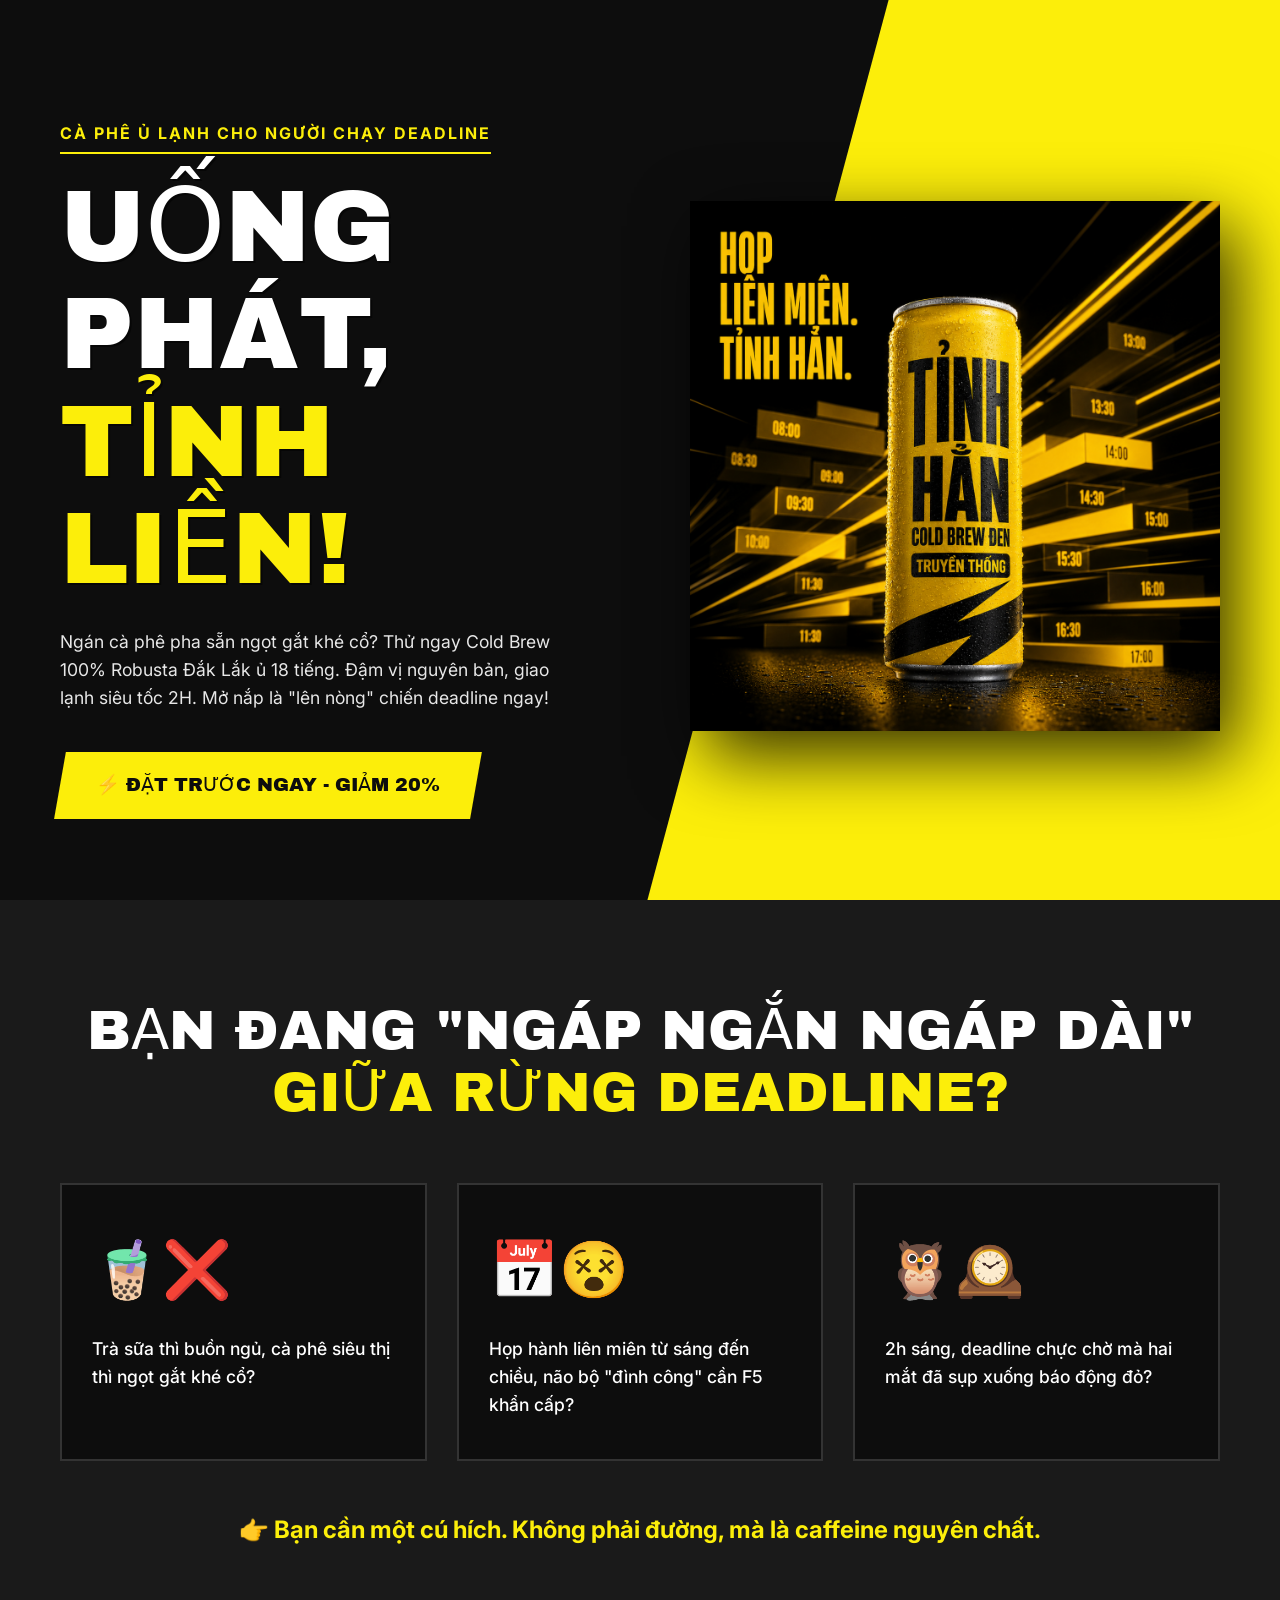
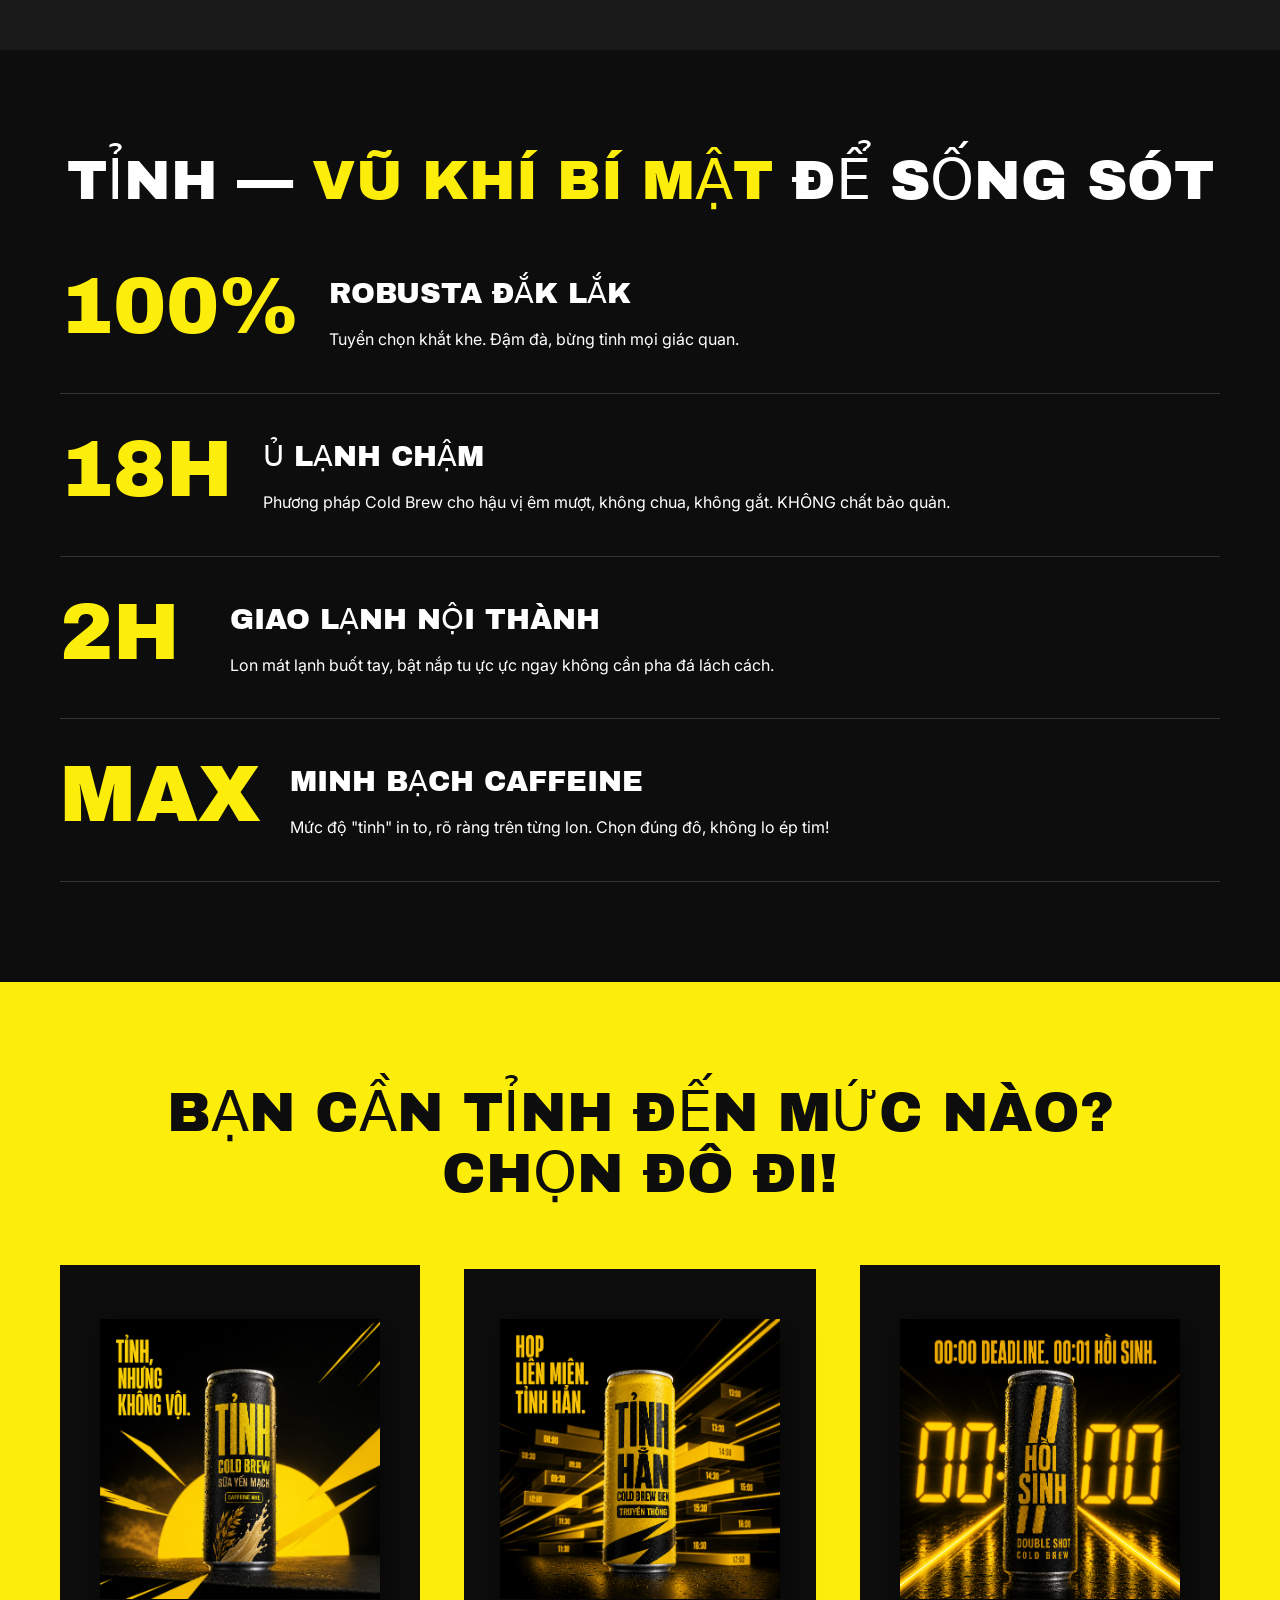
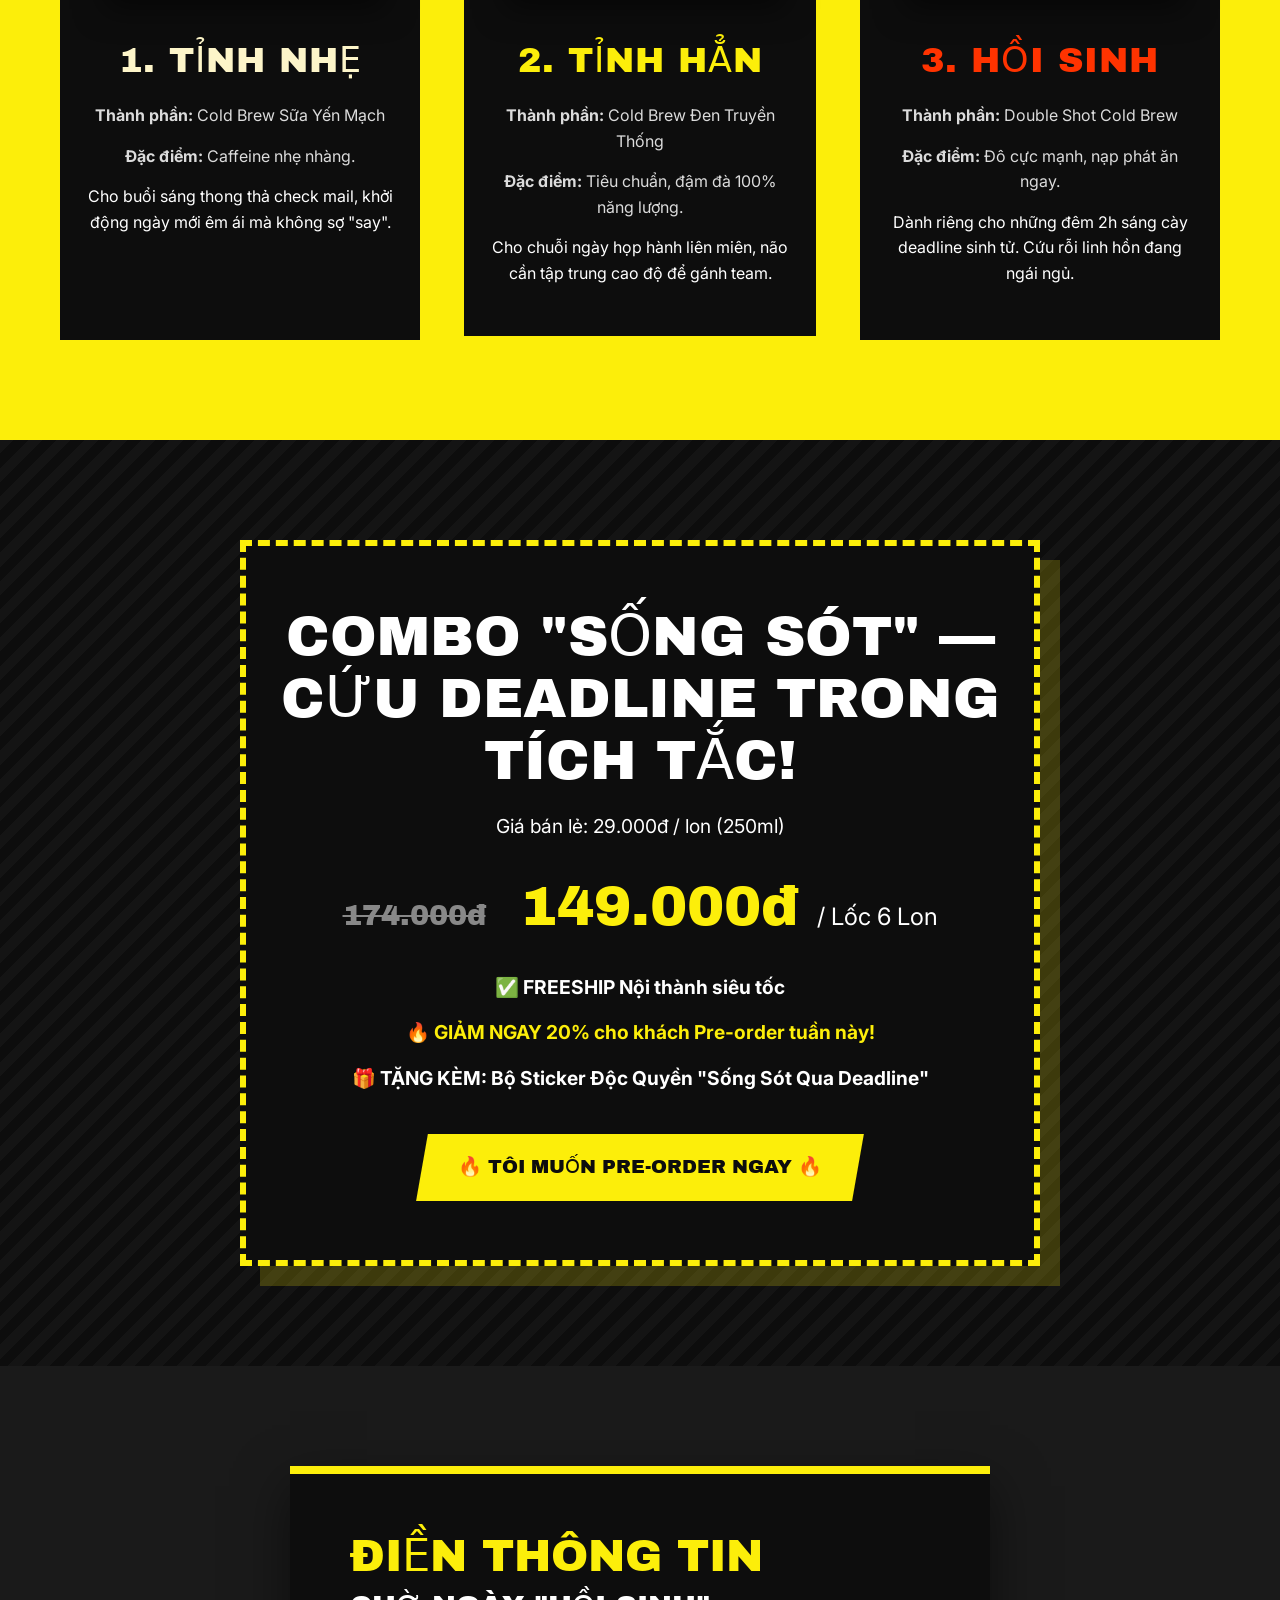
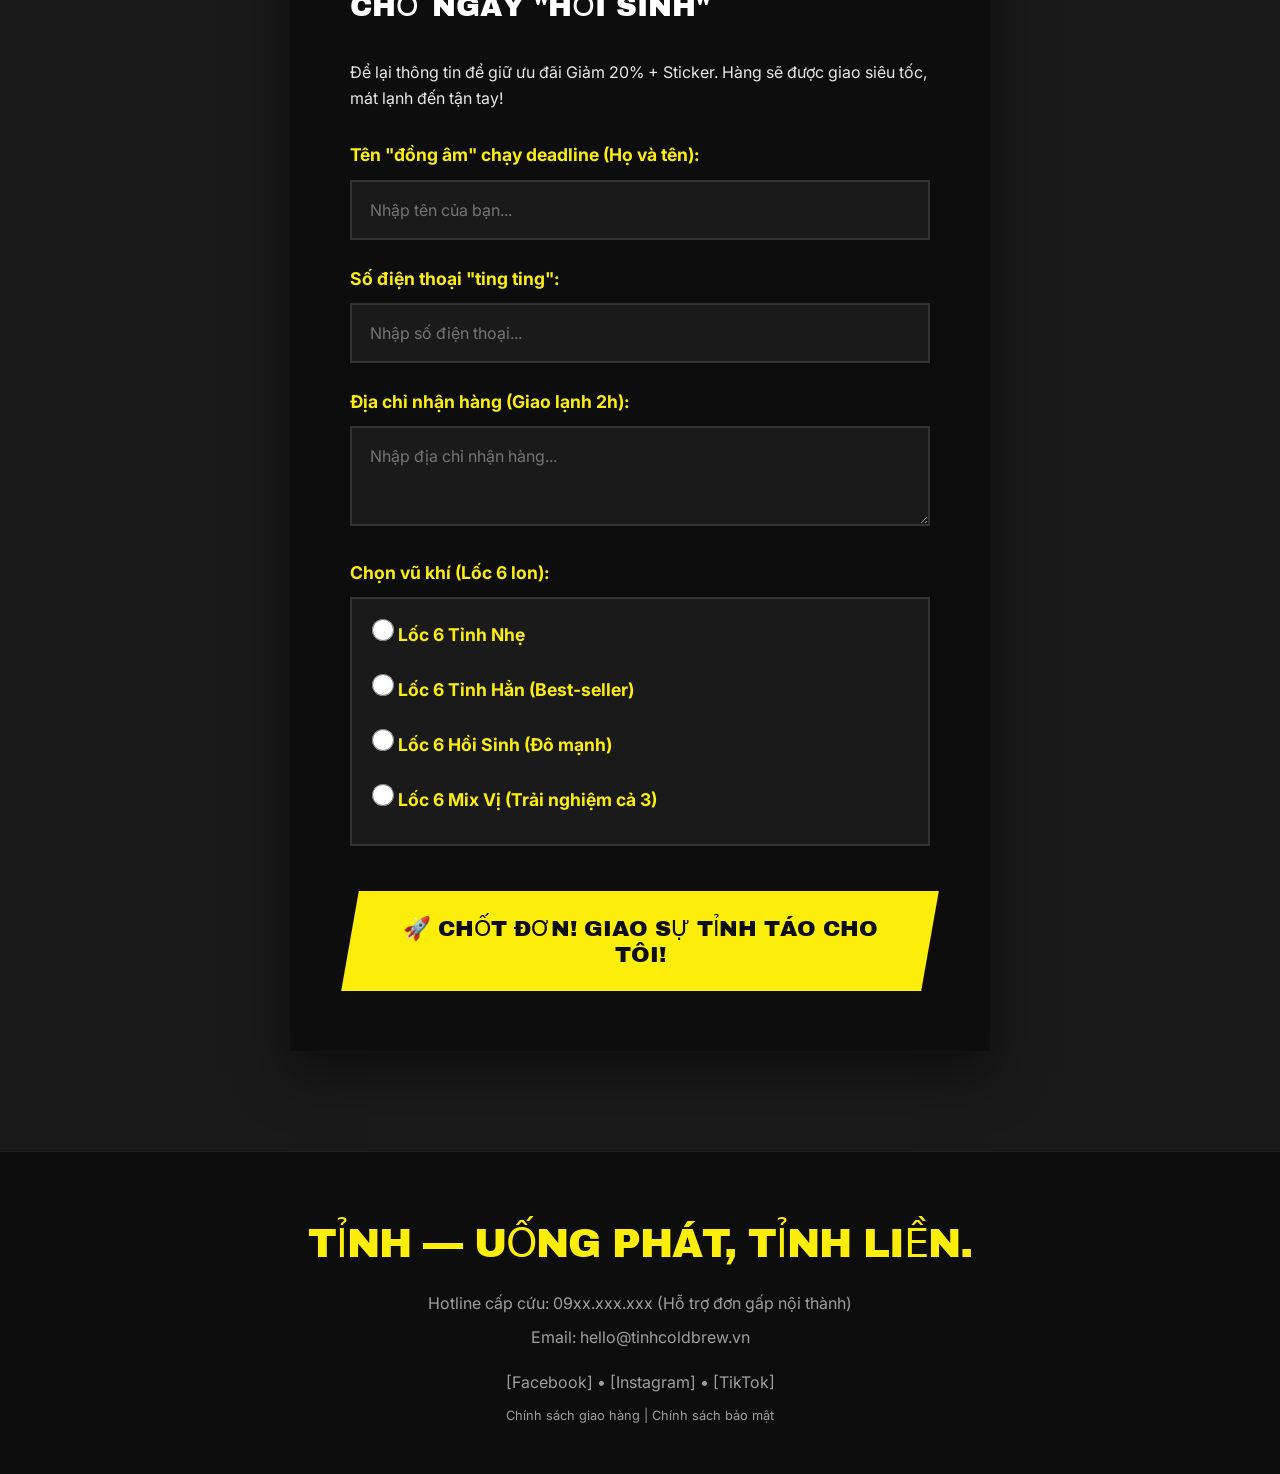
<file: index.html>
<!DOCTYPE html>
<html lang="vi">

<head>
    <meta charset="UTF-8">
    <meta name="viewport" content="width=device-width, initial-scale=1.0">
    <title>TỈNH — Cà phê ủ lạnh cho người chạy deadline</title>
    <meta name="description"
        content="TỈNH - Cà phê lon ủ lạnh (cold brew) đậm vị nguyên bản, giao lạnh siêu tốc 2H. Uống phát, tỉnh liền!">

    <!-- Google Fonts -->
    <link rel="preconnect" href="https://fonts.googleapis.com">
    <link rel="preconnect" href="https://fonts.gstatic.com" crossorigin>
    <!-- Use Archivo Black cho typography nặng, ấn tượng, và Inter cho nội dung đọc -->
    <link href="https://fonts.googleapis.com/css2?family=Archivo+Black&family=Inter:wght@400;500;700&display=swap"
        rel="stylesheet">

    <style>
        /* Vanilla CSS - Brutalist/Modern Yellow & Black */
        :root {
            --bg-color: #0d0d0d;
            --text-main: #ffffff;
            --primary-yellow: #fcee0a;
            /* Electric yellow */
            --dark-gray: #1a1a1a;
            --font-heavy: 'Archivo Black', sans-serif;
            --font-body: 'Inter', sans-serif;
        }

        * {
            margin: 0;
            padding: 0;
            box-sizing: border-box;
        }

        html {
            scroll-behavior: smooth;
        }

        body {
            background-color: var(--bg-color);
            color: var(--text-main);
            font-family: var(--font-body);
            overflow-x: hidden;
            line-height: 1.6;
        }

        /* Utility classes */
        .text-yellow {
            color: var(--primary-yellow);
        }

        .bg-yellow {
            background-color: var(--primary-yellow);
            color: var(--bg-color);
        }

        .uppercase {
            text-transform: uppercase;
        }

        .heavy-font {
            font-family: var(--font-heavy);
            font-weight: 400;
        }

        .container {
            width: 100%;
            max-width: 1200px;
            margin: 0 auto;
            padding: 0 20px;
        }

        /* Buttons */
        .cta-button {
            display: inline-block;
            background-color: var(--primary-yellow);
            color: var(--bg-color);
            font-family: var(--font-heavy);
            font-size: 1.2rem;
            text-transform: uppercase;
            padding: 18px 36px;
            text-decoration: none;
            border: none;
            cursor: pointer;
            transition: all 0.3s ease;
            transform: skew(-10deg);
            position: relative;
            z-index: 1;
        }

        .cta-button span {
            display: inline-block;
            transform: skew(10deg);
            /* Counter skew để chữ thẳng */
        }

        .cta-button:hover {
            background-color: #fff;
            box-shadow: 5px 5px 0px var(--primary-yellow);
            transform: skew(-10deg) translateY(-2px);
        }

        /* Section 1: HERO */
        .hero {
            position: relative;
            min-height: 100vh;
            display: flex;
            align-items: center;
            overflow: hidden;
            padding: 100px 0 60px;
        }

        .hero::before {
            content: '';
            position: absolute;
            top: 0;
            right: -20%;
            width: 60%;
            height: 100%;
            background: var(--primary-yellow);
            transform: skew(-15deg);
            z-index: 0;
        }

        .hero-content {
            position: relative;
            z-index: 2;
            display: flex;
            flex-wrap: wrap;
            align-items: center;
            justify-content: space-between;
        }

        .hero-text {
            flex: 1 1 500px;
            padding-right: 40px;
        }

        .kicker {
            font-size: 1rem;
            font-weight: 700;
            letter-spacing: 2px;
            margin-bottom: 20px;
            display: inline-block;
            border-bottom: 2px solid var(--primary-yellow);
            padding-bottom: 5px;
        }

        .hero-title {
            font-size: clamp(3.5rem, 8vw, 6.5rem);
            line-height: 1.05;
            margin-bottom: 24px;
            text-transform: uppercase;
            text-shadow: 2px 2px 0px rgba(0, 0, 0, 0.5);
        }

        .hero-desc {
            font-size: 1.1rem;
            margin-bottom: 40px;
            max-width: 500px;
            opacity: 0.9;
        }

        .hero-img-container {
            flex: 1 1 400px;
            text-align: center;
            position: relative;
        }

        .hero-img-container img {
            max-width: 100%;
            height: auto;
            max-height: 80vh;
            position: relative;
            z-index: 2;
            filter: drop-shadow(15px 25px 35px rgba(0, 0, 0, 0.8));
            animation: float 4s ease-in-out infinite;
        }

        @keyframes float {
            0% {
                transform: translateY(0px) rotate(0deg);
            }

            50% {
                transform: translateY(-15px) rotate(2deg);
            }

            100% {
                transform: translateY(0px) rotate(0deg);
            }
        }

        /* Mobile Hero Fixes */
        @media (max-width: 900px) {
            .hero::before {
                right: -50%;
                width: 150%;
                height: 60%;
                top: auto;
                bottom: -10%;
                transform: skewY(-10deg);
            }

            .hero-text {
                padding-right: 0;
                margin-bottom: 40px;
            }

            .hero-title {
                font-size: 3.5rem;
            }
        }

        /* Section 2: Pain Point */
        .pain-points {
            padding: 100px 0;
            background-color: var(--dark-gray);
        }

        .section-title {
            font-size: clamp(2rem, 5vw, 3.5rem);
            text-align: center;
            margin-bottom: 60px;
            line-height: 1.1;
        }

        .pain-grid {
            display: grid;
            grid-template-columns: repeat(auto-fit, minmax(280px, 1fr));
            gap: 30px;
        }

        .pain-card {
            background: var(--bg-color);
            padding: 40px 30px;
            border: 2px solid #333;
            transition: transform 0.3s, border-color 0.3s;
        }

        .pain-card:hover {
            transform: translateY(-10px);
            border-color: var(--primary-yellow);
        }

        .pain-icon {
            font-size: 3.5rem;
            margin-bottom: 20px;
        }

        .pain-text {
            font-size: 1.1rem;
            font-weight: 500;
        }

        .pain-conclusion {
            text-align: center;
            margin-top: 50px;
            font-size: 1.5rem;
            font-weight: 700;
        }

        /* Section 3: USPs */
        .usps {
            padding: 100px 0;
            background: var(--bg-color);
            overflow: hidden;
        }

        .usp-list {
            display: flex;
            flex-direction: column;
            gap: 40px;
        }

        .usp-item {
            display: flex;
            align-items: flex-start;
            gap: 30px;
            border-bottom: 1px solid #333;
            padding-bottom: 40px;
        }

        .usp-number {
            font-size: 5rem;
            color: var(--primary-yellow);
            line-height: 0.9;
            min-width: 140px;
        }

        .usp-content h3 {
            font-size: 1.8rem;
            margin-bottom: 10px;
        }

        @media (max-width: 600px) {
            .usp-item {
                flex-direction: column;
                gap: 10px;
            }

            .usp-number {
                font-size: 4rem;
            }
        }

        /* Section 4: Variants */
        .variants {
            padding: 100px 0;
            background-color: var(--primary-yellow);
            color: var(--bg-color);
        }

        .variant-grid {
            display: grid;
            grid-template-columns: repeat(auto-fit, minmax(300px, 1fr));
            gap: 40px;
            margin-top: 60px;
        }

        .variant-card {
            background: var(--bg-color);
            color: var(--text-main);
            padding: 50px 20px;
            text-align: center;
            position: relative;
            border: 4px solid var(--bg-color);
            transition: border-color 0.3s;
        }

        .variant-card:hover {
            border-color: #fff;
        }

        .variant-card img {
            height: 280px;
            object-fit: contain;
            margin-bottom: 25px;
            transition: transform 0.4s ease;
            filter: drop-shadow(5px 10px 15px rgba(0, 0, 0, 0.5));
        }

        .variant-card:hover img {
            transform: scale(1.1) rotate(5deg);
        }

        .variant-name {
            font-size: 2.2rem;
            margin-bottom: 15px;
            color: var(--primary-yellow);
            letter-spacing: 1px;
        }

        .v-nhẹ {
            color: #fdf5c9;
        }

        .v-hẳn {
            color: var(--primary-yellow);
        }

        .v-sinh {
            color: #ff3300;
        }

        .variant-desc {
            font-size: 1rem;
            opacity: 0.85;
            margin-bottom: 15px;
        }

        /* Section 5: Offer */
        .offer {
            padding: 100px 0;
            text-align: center;
            background: repeating-linear-gradient(-45deg,
                    #0d0d0d,
                    #0d0d0d 10px,
                    #141414 10px,
                    #141414 20px);
        }

        .offer-box {
            border: 6px dashed var(--primary-yellow);
            background-color: var(--bg-color);
            padding: 60px 30px;
            max-width: 800px;
            margin: 0 auto;
            position: relative;
            box-shadow: 20px 20px 0px rgba(252, 238, 10, 0.2);
        }

        .offer-price {
            font-size: 3.5rem;
            margin: 20px 0;
        }

        .offer-price strike {
            font-size: 1.8rem;
            color: #888;
            margin-right: 15px;
        }

        .offer-list {
            list-style: none;
            font-size: 1.2rem;
            margin-bottom: 40px;
        }

        .offer-list li {
            margin-bottom: 15px;
            font-weight: bold;
        }

        /* Section 6: Form */
        .form-section {
            padding: 100px 0;
            background-color: var(--dark-gray);
        }

        .form-container {
            max-width: 700px;
            margin: 0 auto;
            background: var(--bg-color);
            padding: 60px;
            border-top: 8px solid var(--primary-yellow);
            box-shadow: 0 20px 50px rgba(0, 0, 0, 0.5);
        }

        .form-group {
            margin-bottom: 25px;
        }

        .form-group label {
            display: block;
            margin-bottom: 10px;
            font-weight: bold;
            color: var(--primary-yellow);
            font-size: 1.1rem;
        }

        .form-control {
            width: 100%;
            padding: 18px;
            background: #1a1a1a;
            border: 2px solid #333;
            color: #fff;
            font-size: 1rem;
            font-family: var(--font-body);
            transition: border-color 0.3s;
        }

        .form-control:focus {
            outline: none;
            border-color: var(--primary-yellow);
            background: #222;
        }

        .radio-group {
            display: flex;
            flex-direction: column;
            gap: 15px;
            background: #1a1a1a;
            padding: 20px;
            border: 2px solid #333;
        }

        .radio-label {
            display: flex;
            align-items: center;
            gap: 12px;
            cursor: pointer;
            font-size: 1.1rem;
        }

        .radio-label input {
            width: 22px;
            height: 22px;
            accent-color: var(--primary-yellow);
        }

        .submit-btn {
            width: 100%;
            margin-top: 20px;
            text-align: center;
            font-size: 1.4rem;
            padding: 24px;
        }

        @media (max-width: 600px) {
            .form-container {
                padding: 40px 20px;
            }
        }

        /* Footer */
        footer {
            padding: 60px 0 40px;
            text-align: center;
            border-top: 1px solid #222;
        }

        .footer-logo {
            font-size: 2.5rem;
            color: var(--primary-yellow);
            margin-bottom: 15px;
            letter-spacing: -1px;
        }

        .footer-info {
            opacity: 0.6;
            font-size: 1rem;
            margin-bottom: 8px;
        }
    </style>
</head>

<body>

    <!-- SECTION 1: HERO -->
    <section class="hero">
        <div class="container hero-content">
            <div class="hero-text">
                <span class="kicker text-yellow uppercase">Cà phê ủ lạnh cho người chạy deadline</span>
                <h1 class="hero-title heavy-font">UỐNG PHÁT,<br><span class="text-yellow">TỈNH LIỀN!</span></h1>
                <p class="hero-desc">Ngán cà phê pha sẵn ngọt gắt khé cổ? Thử ngay Cold Brew 100% Robusta Đắk Lắk ủ 18
                    tiếng. Đậm vị nguyên bản, giao lạnh siêu tốc 2H. Mở nắp là "lên nòng" chiến deadline ngay!</p>
                <a href="#order-form" class="cta-button"><span>⚡ Đặt Trước Ngay - Giảm 20%</span></a>
            </div>
            <div class="hero-img-container">
                <img src="./Asset/lon-tinh-han.png" alt="Lon Tỉnh Hẳn">
            </div>
        </div>
    </section>

    <!-- SECTION 2: PAIN POINT -->
    <section class="pain-points">
        <div class="container">
            <h2 class="section-title heavy-font uppercase">BẠN ĐANG "NGÁP NGẮN NGÁP DÀI"<br><span
                    class="text-yellow">GIỮA RỪNG DEADLINE?</span></h2>
            <div class="pain-grid">
                <div class="pain-card">
                    <div class="pain-icon">🧋❌</div>
                    <p class="pain-text">Trà sữa thì buồn ngủ, cà phê siêu thị thì ngọt gắt khé cổ?</p>
                </div>
                <div class="pain-card">
                    <div class="pain-icon">📅😵</div>
                    <p class="pain-text">Họp hành liên miên từ sáng đến chiều, não bộ "đình công" cần F5 khẩn cấp?</p>
                </div>
                <div class="pain-card">
                    <div class="pain-icon">🦉🕰️</div>
                    <p class="pain-text">2h sáng, deadline chực chờ mà hai mắt đã sụp xuống báo động đỏ?</p>
                </div>
            </div>
            <p class="pain-conclusion text-yellow">👉 Bạn cần một cú hích. Không phải đường, mà là caffeine nguyên chất.
            </p>
        </div>
    </section>

    <!-- SECTION 3: USPs -->
    <section class="usps">
        <div class="container">
            <h2 class="section-title heavy-font uppercase">TỈNH — <span class="text-yellow">Vũ khí bí mật</span> để sống
                sót</h2>
            <div class="usp-list">
                <div class="usp-item">
                    <div class="usp-number heavy-font">100%</div>
                    <div class="usp-content">
                        <h3 class="heavy-font uppercase">Robusta Đắk Lắk</h3>
                        <p>Tuyển chọn khắt khe. Đậm đà, bừng tỉnh mọi giác quan.</p>
                    </div>
                </div>
                <div class="usp-item">
                    <div class="usp-number heavy-font">18H</div>
                    <div class="usp-content">
                        <h3 class="heavy-font uppercase">Ủ Lạnh Chậm</h3>
                        <p>Phương pháp Cold Brew cho hậu vị êm mượt, không chua, không gắt. KHÔNG chất bảo quản.</p>
                    </div>
                </div>
                <div class="usp-item">
                    <div class="usp-number heavy-font">2H</div>
                    <div class="usp-content">
                        <h3 class="heavy-font uppercase">Giao Lạnh Nội Thành</h3>
                        <p>Lon mát lạnh buốt tay, bật nắp tu ực ực ngay không cần pha đá lách cách.</p>
                    </div>
                </div>
                <div class="usp-item">
                    <div class="usp-number heavy-font">MAX</div>
                    <div class="usp-content">
                        <h3 class="heavy-font uppercase">Minh Bạch Caffeine</h3>
                        <p>Mức độ "tỉnh" in to, rõ ràng trên từng lon. Chọn đúng đô, không lo ép tim!</p>
                    </div>
                </div>
            </div>
        </div>
    </section>

    <!-- SECTION 4: VARIANTS -->
    <section class="variants">
        <div class="container">
            <h2 class="section-title heavy-font uppercase" style="color: var(--bg-color);">BẠN CẦN TỈNH ĐẾN MỨC
                NÀO?<br>CHỌN ĐÔ ĐI!</h2>
            <div class="variant-grid">
                <div class="variant-card">
                    <img src="./Asset/lon-tinh-nhe.png" alt="Tỉnh Nhẹ">
                    <h3 class="variant-name heavy-font uppercase v-nhẹ">1. Tỉnh Nhẹ</h3>
                    <p class="variant-desc"><strong>Thành phần:</strong> Cold Brew Sữa Yến Mạch</p>
                    <p class="variant-desc"><strong>Đặc điểm:</strong> Caffeine nhẹ nhàng.</p>
                    <p>Cho buổi sáng thong thả check mail, khởi động ngày mới êm ái mà không sợ "say".</p>
                </div>
                <div class="variant-card" style="border: 4px solid var(--primary-yellow);">
                    <img src="./Asset/lon-tinh-han.png" alt="Tỉnh Hẳn">
                    <h3 class="variant-name heavy-font uppercase v-hẳn">2. Tỉnh Hẳn</h3>
                    <p class="variant-desc"><strong>Thành phần:</strong> Cold Brew Đen Truyền Thống</p>
                    <p class="variant-desc"><strong>Đặc điểm:</strong> Tiêu chuẩn, đậm đà 100% năng lượng.</p>
                    <p>Cho chuỗi ngày họp hành liên miên, não cần tập trung cao độ để gánh team.</p>
                </div>
                <div class="variant-card">
                    <img src="./Asset/lon-hoi-sinh.png" alt="Hồi Sinh">
                    <h3 class="variant-name heavy-font uppercase v-sinh">3. Hồi Sinh</h3>
                    <p class="variant-desc"><strong>Thành phần:</strong> Double Shot Cold Brew</p>
                    <p class="variant-desc"><strong>Đặc điểm:</strong> Đô cực mạnh, nạp phát ăn ngay.</p>
                    <p>Dành riêng cho những đêm 2h sáng cày deadline sinh tử. Cứu rỗi linh hồn đang ngái ngủ.</p>
                </div>
            </div>
        </div>
    </section>

    <!-- SECTION 5: OFFER -->
    <section class="offer">
        <div class="container">
            <div class="offer-box">
                <h2 class="section-title heavy-font uppercase" style="margin-bottom: 20px;">COMBO "SỐNG SÓT" — CỨU
                    DEADLINE TRONG TÍCH TẮC!</h2>
                <p style="font-size: 1.2rem;">Giá bán lẻ: 29.000đ / lon (250ml)</p>

                <div class="offer-price heavy-font text-yellow">
                    <strike>174.000đ</strike> 149.000đ <span
                        style="font-size:1.5rem; font-family:var(--font-body); color:#fff; font-weight:normal;">/ Lốc 6
                        Lon</span>
                </div>

                <ul class="offer-list">
                    <li>✅ FREESHIP Nội thành siêu tốc</li>
                    <li class="text-yellow">🔥 GIẢM NGAY 20% cho khách Pre-order tuần này!</li>
                    <li>🎁 TẶNG KÈM: Bộ Sticker Độc Quyền "Sống Sót Qua Deadline"</li>
                </ul>

                <a href="#order-form" class="cta-button"><span>🔥 TÔI MUỐN PRE-ORDER NGAY 🔥</span></a>
            </div>
        </div>
    </section>

    <!-- SECTION 6: FORM -->
    <section class="form-section" id="order-form">
        <div class="container">
            <div class="form-container">
                <h2 class="heavy-font uppercase"
                    style="font-size: 2.8rem; margin-bottom: 5px; color: var(--primary-yellow); line-height: 1;">ĐIỀN
                    THÔNG TIN</h2>
                <h3 class="heavy-font uppercase" style="font-size: 1.8rem; margin-bottom: 30px; color: #fff;">CHỜ NGÀY
                    "HỒI SINH"</h3>
                <p style="margin-bottom: 30px; opacity: 0.9;">Để lại thông tin để giữ ưu đãi Giảm 20% + Sticker. Hàng sẽ
                    được giao siêu tốc, mát lạnh đến tận tay!</p>

                <form id="orderForm">
                    <div class="form-group">
                        <label>Tên "đồng âm" chạy deadline (Họ và tên):</label>
                        <input type="text" name="HoTen" class="form-control" required placeholder="Nhập tên của bạn...">
                    </div>
                    <div class="form-group">
                        <label>Số điện thoại "ting ting":</label>
                        <input type="tel" name="SoDienThoai" class="form-control" required
                            placeholder="Nhập số điện thoại...">
                    </div>
                    <div class="form-group">
                        <label>Địa chỉ nhận hàng (Giao lạnh 2h):</label>
                        <textarea name="DiaChi" class="form-control" rows="3" required
                            placeholder="Nhập địa chỉ nhận hàng..."></textarea>
                    </div>
                    <div class="form-group">
                        <label>Chọn vũ khí (Lốc 6 lon):</label>
                        <div class="radio-group">
                            <label class="radio-label">
                                <input type="radio" name="Combo" value="Tỉnh Nhẹ" required> Lốc 6 Tỉnh Nhẹ
                            </label>
                            <label class="radio-label">
                                <input type="radio" name="Combo" value="Tỉnh Hẳn"> Lốc 6 Tỉnh Hẳn (Best-seller)
                            </label>
                            <label class="radio-label">
                                <input type="radio" name="Combo" value="Hồi Sinh"> Lốc 6 Hồi Sinh (Đô mạnh)
                            </label>
                            <label class="radio-label">
                                <input type="radio" name="Combo" value="Mix Vị"> Lốc 6 Mix Vị (Trải nghiệm cả 3)
                            </label>
                        </div>
                    </div>
                    <button type="submit" class="cta-button submit-btn"><span id="submitBtnText">🚀 CHỐT ĐƠN! GIAO SỰ
                            TỈNH TÁO CHO TÔI!</span></button>
                </form>
            </div>
        </div>
    </section>

    <!-- SECTION 7: FOOTER -->
    <footer>
        <div class="container">
            <div class="footer-logo heavy-font uppercase">TỈNH — Uống phát, tỉnh liền.</div>
            <p class="footer-info">Hotline cấp cứu: 09xx.xxx.xxx (Hỗ trợ đơn gấp nội thành)</p>
            <p class="footer-info">Email: hello@tinhcoldbrew.vn</p>
            <p class="footer-info" style="margin-top: 20px;">[Facebook] • [Instagram] • [TikTok]</p>
            <p class="footer-info" style="margin-top: 10px; font-size: 0.8rem;">Chính sách giao hàng | Chính sách bảo
                mật</p>
        </div>
    </footer>

    <script>
        // Đã kết nối với Web App Google Apps Script
        const scriptURL = 'https://script.google.com/macros/s/AKfycbxLqfTlukLagwA3BqXIsWCY9PYqtUWpkP_QCYQMuX_2I_y3Z-isoC3anA7-zTA2BFOU/exec';
        const form = document.getElementById('orderForm');
        const btnText = document.getElementById('submitBtnText');

        form.addEventListener('submit', e => {
            e.preventDefault();

            btnText.innerHTML = 'ĐANG GỬI ĐƠN... ⏳';
            form.querySelector('button').disabled = true;

            fetch(scriptURL, { method: 'POST', body: new FormData(form), mode: 'no-cors' })
                .then(response => {
                    alert('Cảm ơn đồng âm! Đơn hàng đã được ghi nhận. Chuẩn bị tinh thần đón bão caffeine!');
                    form.reset();
                    btnText.innerHTML = '🚀 CHỐT ĐƠN! GIAO SỰ TỈNH TÁO CHO TÔI!';
                    form.querySelector('button').disabled = false;
                })
                .catch(error => {
                    alert('Lỗi gửi đơn hàng. Vui lòng thử lại sau!');
                    console.error('Error!', error.message);
                    btnText.innerHTML = '🚀 CHỐT ĐƠN! GIAO SỰ TỈNH TÁO CHO TÔI!';
                    form.querySelector('button').disabled = false;
                });
        });
    </script>
</body>

</html>
</file>
